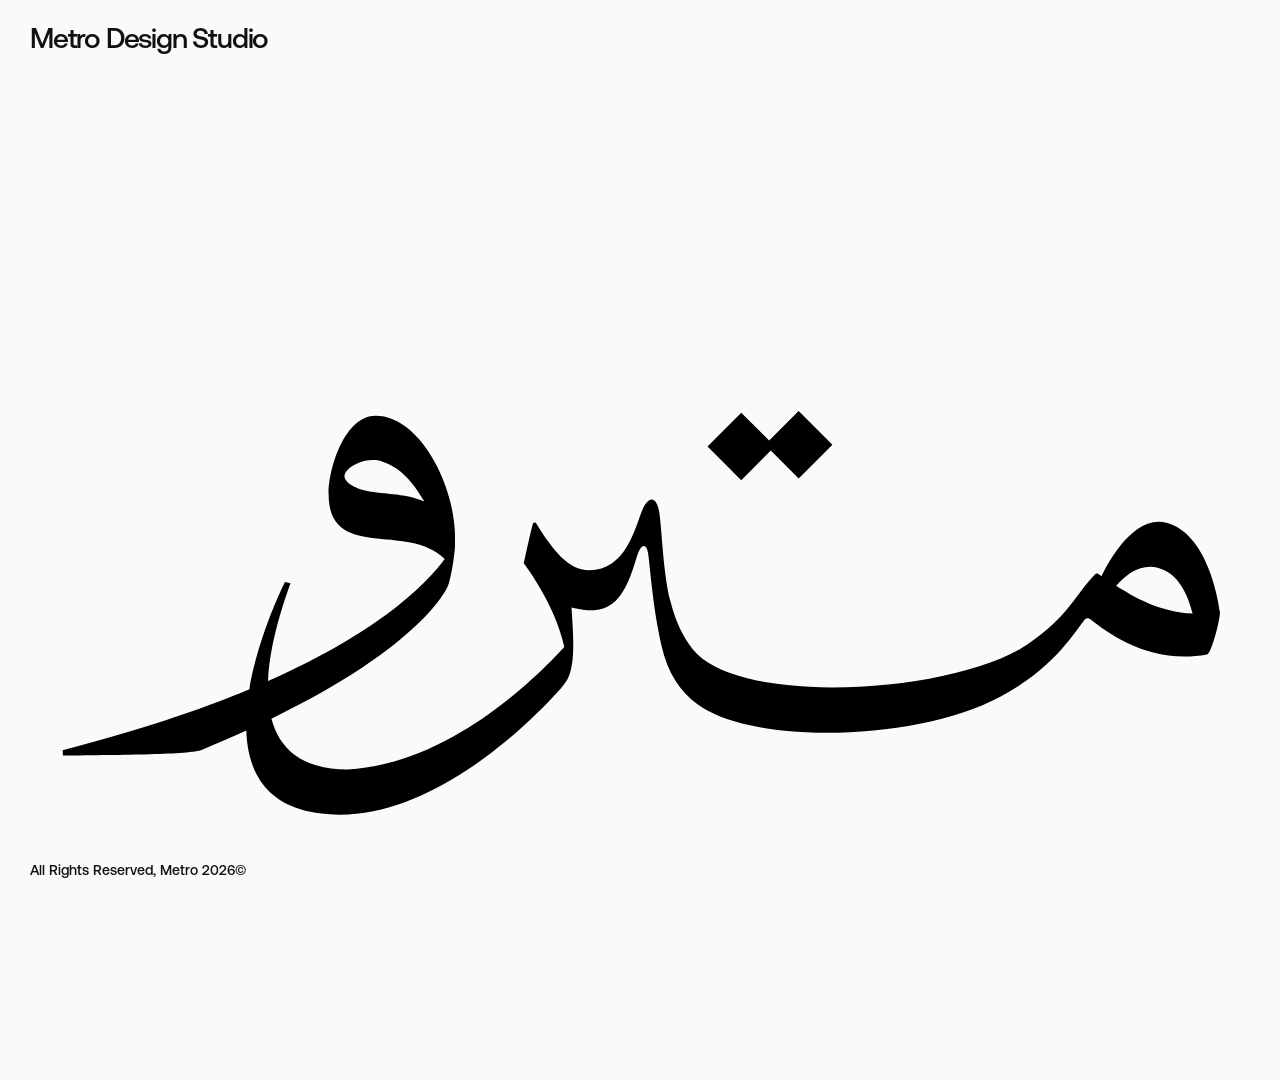
<file: index.html>
<!doctype html><html lang="en"><head><meta charset="utf-8"><meta name="viewport" content="width=device-width,initial-scale=1"><title>Metro Design Studio | Brand Strategy & Visual Identity</title><meta name="description" content="Metro is an independent branding studio creating brand strategies, Arabic and Latin visual identities, and brand experiences for businesses across Saudi Arabia, Egypt and the Gulf."><link rel="canonical" href="https://metrodesign.studio/"><meta property="og:type" content="website"><meta property="og:site_name" content="Metro Design Studio"><meta property="og:title" content="Metro Design Studio | Brand Strategy & Visual Identity"><meta property="og:description" content="Metro is an independent branding studio creating brand strategies, Arabic and Latin visual identities, and brand experiences for businesses across Saudi Arabia, Egypt and the Gulf."><meta property="og:url" content="https://metrodesign.studio/"><meta name="twitter:card" content="summary"><script type="application/ld+json">{"@context":"https://schema.org","@type":"Organization","name":"Metro Design Studio","url":"https://metrodesign.studio/","email":"hello@metrodesign.studio","description":"Metro is an independent branding studio creating brand strategies, Arabic and Latin visual identities, and brand experiences for businesses across Saudi Arabia, Egypt and the Gulf.","areaServed":[{"@type":"Country","name":"Saudi Arabia"},{"@type":"Country","name":"Egypt"},{"@type":"Place","name":"Gulf region"}]}</script><link rel="stylesheet" href="src/styles/main.css?v=metro-mobile-case-studies-20261103"></head><body><header><strong>Metro Design Studio</strong><nav id="metroHeaderLinks" aria-label="Metro contact and social links"></nav></header><canvas id="scene"></canvas><div id="preview" class="preview"><div id="art" class="preview-art"></div><div class="preview-label"><span id="pname"></span><span>VIEW PROJECT ↗</span></div></div><footer>All Rights Reserved, Metro 2026©</footer><section id="overlay" class="overlay"><button id="close">← Back to Metro</button><h1 id="detailName"></h1><p id="detailDescription">Selected work · Metro Design Studio</p><div class="hero" id="detailHero"></div></section><section id="contactOverlay" class="overlay contact-overlay"><button id="contactClose">← Back to Metro</button><div class="contact-content"><p class="contact-kicker">START A JOURNEY — CONTACT</p><h1>Your Brand’s<br>Next Stop<br>Starts Here.</h1><p class="contact-intro">Have a project in mind? Let's bring it to life.</p><div class="contact-links"><a href="mailto:hello@metrodesign.studio">hello@metrodesign.studio ↗</a><a href="tel:+966534163607">+966 53 416 3607 ↗</a><span>@metrodesign.studio</span><span>Based in Cairo, Egypt.</span></div></div></section><script src="admin/config.js"></script><script src="src/scripts/contact-links.js?v=20261027" defer></script><script src="src/scripts/main.js?v=metro-about-20261107" defer></script><script src="src/scripts/contact-page.js?v=20261107" defer></script></body></html>
</file>
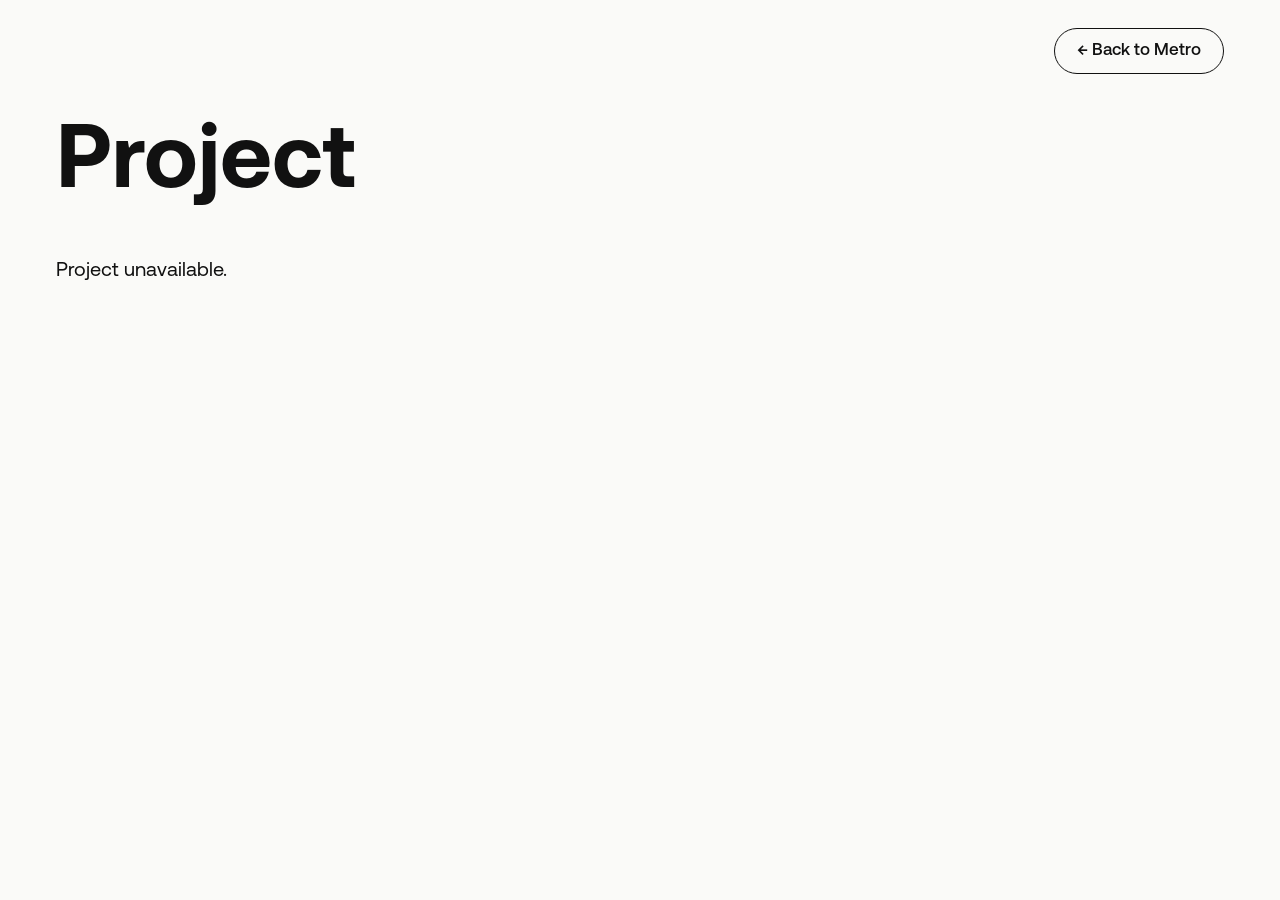
<file: projects/index.html>
<!doctype html>
<html lang="en"><head><meta charset="utf-8"><meta name="viewport" content="width=device-width,initial-scale=1">
<title>Project | Metro Design Studio</title><meta name="robots" content="index,follow">
<meta name="description" content="Brand identity and creative work by Metro Design Studio.">
<link rel="stylesheet" href="../src/styles/main.css?v=metro-project-route-1">
<style>
html,body{height:auto;min-height:100%;overflow:auto}body{background:#fafaf8;color:#111}main{padding:90px clamp(20px,4.4vw,80px) 100px;max-width:1900px;margin:auto}
.back{position:absolute;right:clamp(20px,4.4vw,80px);top:28px;border:1px solid #111;border-radius:99px;padding:12px 22px;color:#111;text-decoration:none;background:#fafaf8;font-size:17px}
h1{font-size:clamp(48px,7vw,112px);letter-spacing:normal;line-height:1.05;margin:28px 0 28px;font-weight:700}
.desc{font-size:clamp(16px,1.35vw,23px);line-height:1.55;max-width:650px;margin:0 0 48px;white-space:pre-line}
.hero{width:100%;overflow:hidden;border-radius:20px;background:transparent}.hero img,.hero video{width:100%;height:auto;display:block;object-fit:contain}
.blocks{display:grid;grid-template-columns:repeat(2,minmax(0,1fr));gap:20px;margin-top:20px}.block{min-width:0;overflow:hidden;border-radius:20px}.block.full{grid-column:1/-1}.block img,.block video{display:block;width:100%;height:auto}.block.text{font-size:clamp(17px,2vw,30px);line-height:1.45;white-space:pre-wrap;overflow:visible}.block.heading{font-size:clamp(25px,3.2vw,48px);font-weight:700;overflow:visible}
.more{margin-top:100px}.more h2{font-size:clamp(28px,3vw,50px);margin:0 0 30px}.more-grid{display:grid;grid-template-columns:repeat(2,minmax(0,1fr));gap:20px}.more-card{display:block;color:inherit;text-decoration:none}.more-card img,.more-card video{display:block;width:100%;height:auto;aspect-ratio:1.5;object-fit:contain;background:#eee;border-radius:20px}.more-card strong{display:block;font-size:25px;margin-top:14px}
#status{font-size:20px}
@media(max-width:700px){main{padding:130px 20px 70px}.back{top:24px;font-size:15px;padding:10px 17px}h1{margin-top:0}.hero,.block,.more-card img,.more-card video{border-radius:9px}.blocks,.more-grid{grid-template-columns:1fr;gap:12px}.block{grid-column:1/-1!important}.desc{margin-bottom:35px}.more{margin-top:70px}}
</style></head><body>
<a class="back" href="../">← Back to Metro</a>
<main><h1 id="name">Project</h1><p class="desc" id="description"></p><p id="status">Loading project…</p><div class="hero" id="hero"></div><div class="blocks" id="blocks"></div><section class="more" id="more" hidden><h2>Explore More Projects</h2><div class="more-grid" id="moreGrid"></div></section></main>
<script src="../admin/config.js"></script><script>
(async()=>{
const slug=new URLSearchParams(location.search).get('slug'),config=window.METRO_CONFIG||{},status=document.getElementById('status');
if(!slug||!config.url||!config.anonKey){status.textContent='Project unavailable.';return}
const safe=(v)=>String(v||'').trim();
const media=(url,type,alt)=>{const el=document.createElement(type==='video'?'video':'img');el.src=url;if(type==='video'){el.autoplay=true;el.muted=true;el.defaultMuted=true;el.playsInline=true;el.loop=true;el.controls=true;el.setAttribute('playsinline','');el.play().catch(()=>{})}else{el.alt=alt;el.loading='lazy'}return el};
try{
const res=await fetch(config.url+'/rest/v1/projects?select=id,name,slug,description,cover_url,cover_type,blocks,published&published=eq.true&slug=eq.'+encodeURIComponent(slug)+'&limit=1',{headers:{apikey:config.anonKey}});
if(!res.ok)throw new Error('Request failed');
const data=await res.json(),p=data[0];if(!p){status.textContent='This project is not published or does not exist.';return}
status.remove();document.getElementById('name').textContent=p.name;document.getElementById('description').textContent=p.description||'';
document.title=p.name+' | Metro Design Studio';
const desc=document.querySelector('meta[name=description]');desc.content=safe(p.description).slice(0,160)||p.name+' — Metro Design Studio';
const canonical=document.createElement('link');canonical.rel='canonical';canonical.href=location.origin+'/projects/?slug='+encodeURIComponent(p.slug);document.head.appendChild(canonical);
for(const [property,content] of Object.entries({'og:type':'article','og:title':document.title,'og:description':desc.content,'og:url':canonical.href,...(p.cover_type!=='video'&&p.cover_url?{'og:image':p.cover_url}:{})})){const m=document.createElement('meta');m.setAttribute('property',property);m.content=content;document.head.appendChild(m)}
const hero=document.getElementById('hero');if(p.cover_url)hero.appendChild(media(p.cover_url,p.cover_type,p.name+' cover'));
const blocks=document.getElementById('blocks');
for(const b of Array.isArray(p.blocks)?p.blocks:[]){const el=document.createElement('div');el.className='block '+(b.width==='half'?'half':'full')+' '+(b.type||'');if(b.type==='image'||b.type==='video'){if(b.content)el.appendChild(media(b.content,b.type,p.name))}else if(b.type==='gallery'){for(const url of safe(b.content).split(/\r?\n/).filter(Boolean))el.appendChild(media(url.trim(),'image',p.name))}else{el.textContent=b.content||''}blocks.appendChild(el)}
const moreRes=await fetch(config.url+'/rest/v1/projects?select=id,name,slug,cover_url,cover_type&published=eq.true&order=created_at.desc&limit=12',{headers:{apikey:config.anonKey}});
if(moreRes.ok){const other=(await moreRes.json()).filter(x=>x.id!==p.id).slice(0,2);if(other.length){document.getElementById('more').hidden=false;const grid=document.getElementById('moreGrid');for(const x of other){const a=document.createElement('a');a.className='more-card';a.href='../projects/?slug='+encodeURIComponent(x.slug);if(x.cover_url)a.appendChild(media(x.cover_url,x.cover_type,x.name));const label=document.createElement('strong');label.textContent=x.name;a.appendChild(label);grid.appendChild(a)}}}
}catch(e){console.error(e);status.textContent='Unable to load this project. Please try again later.'}
})();
</script></body></html>
</file>
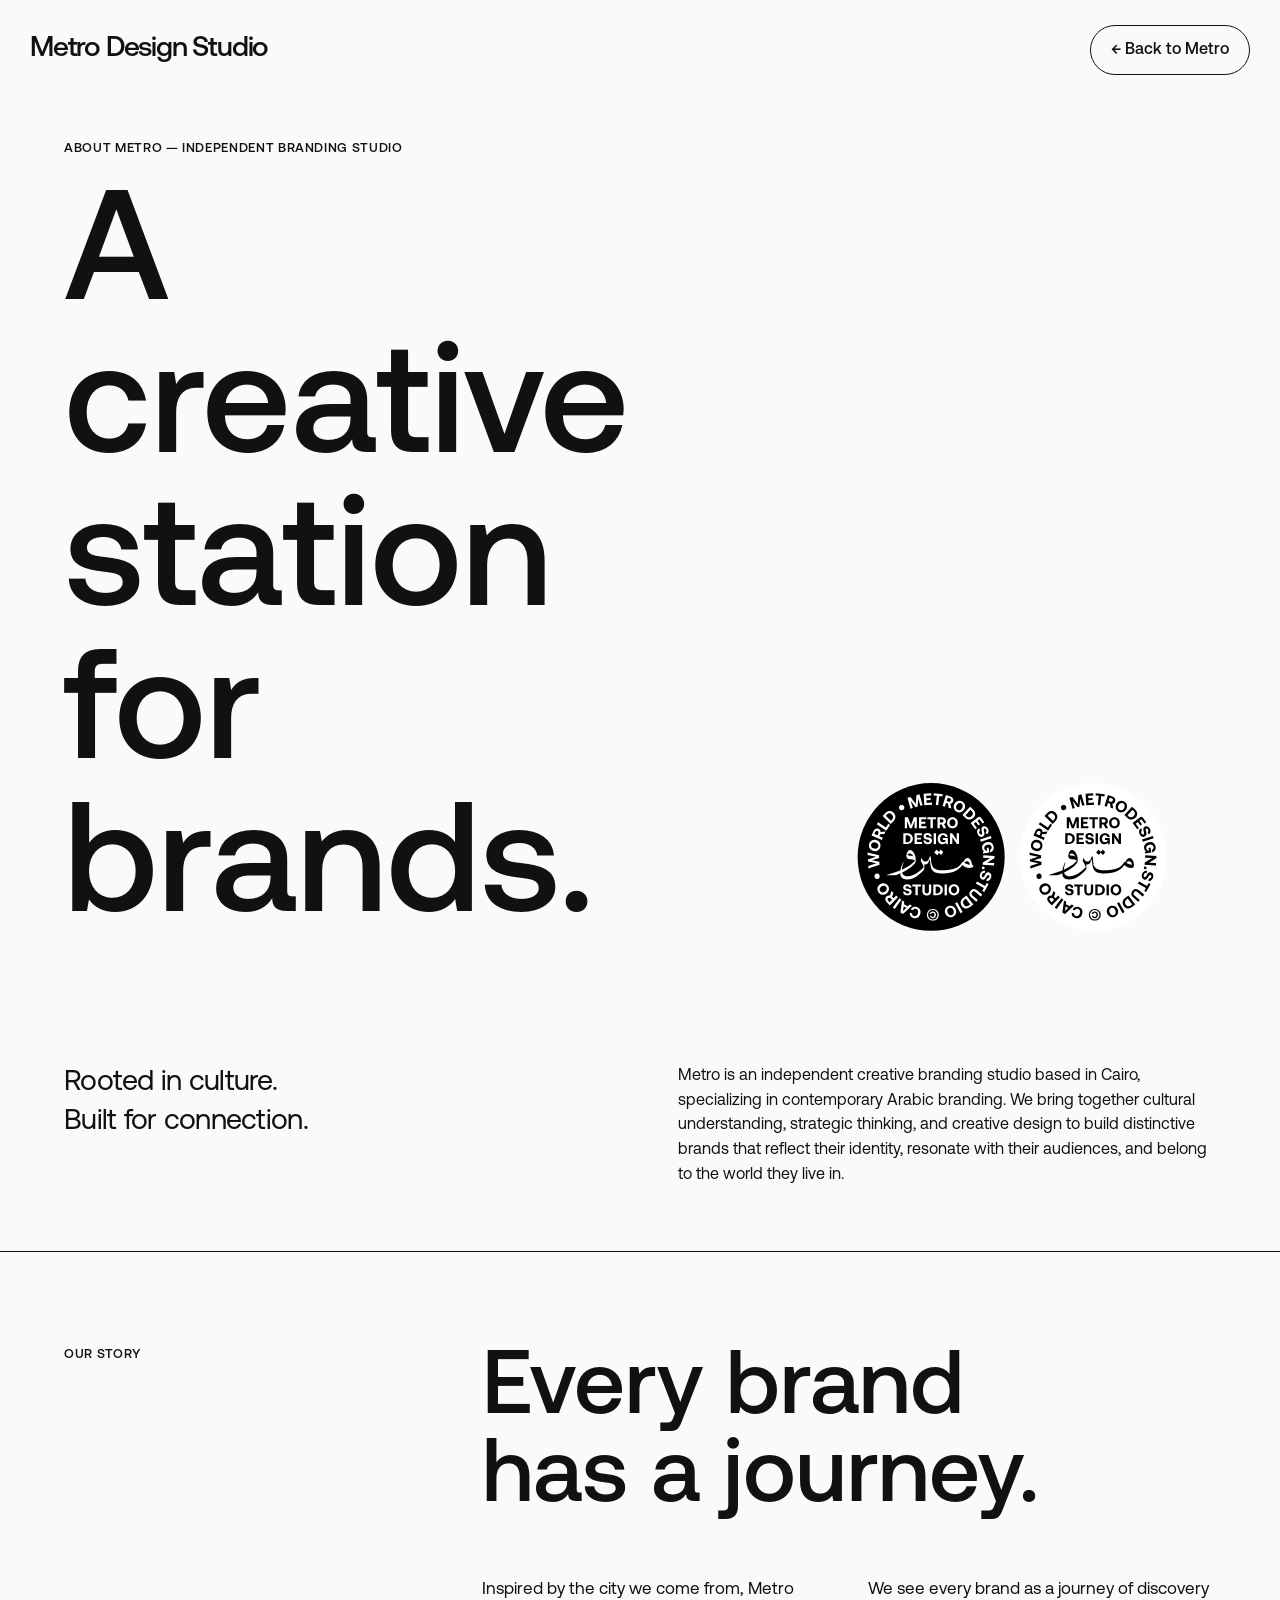
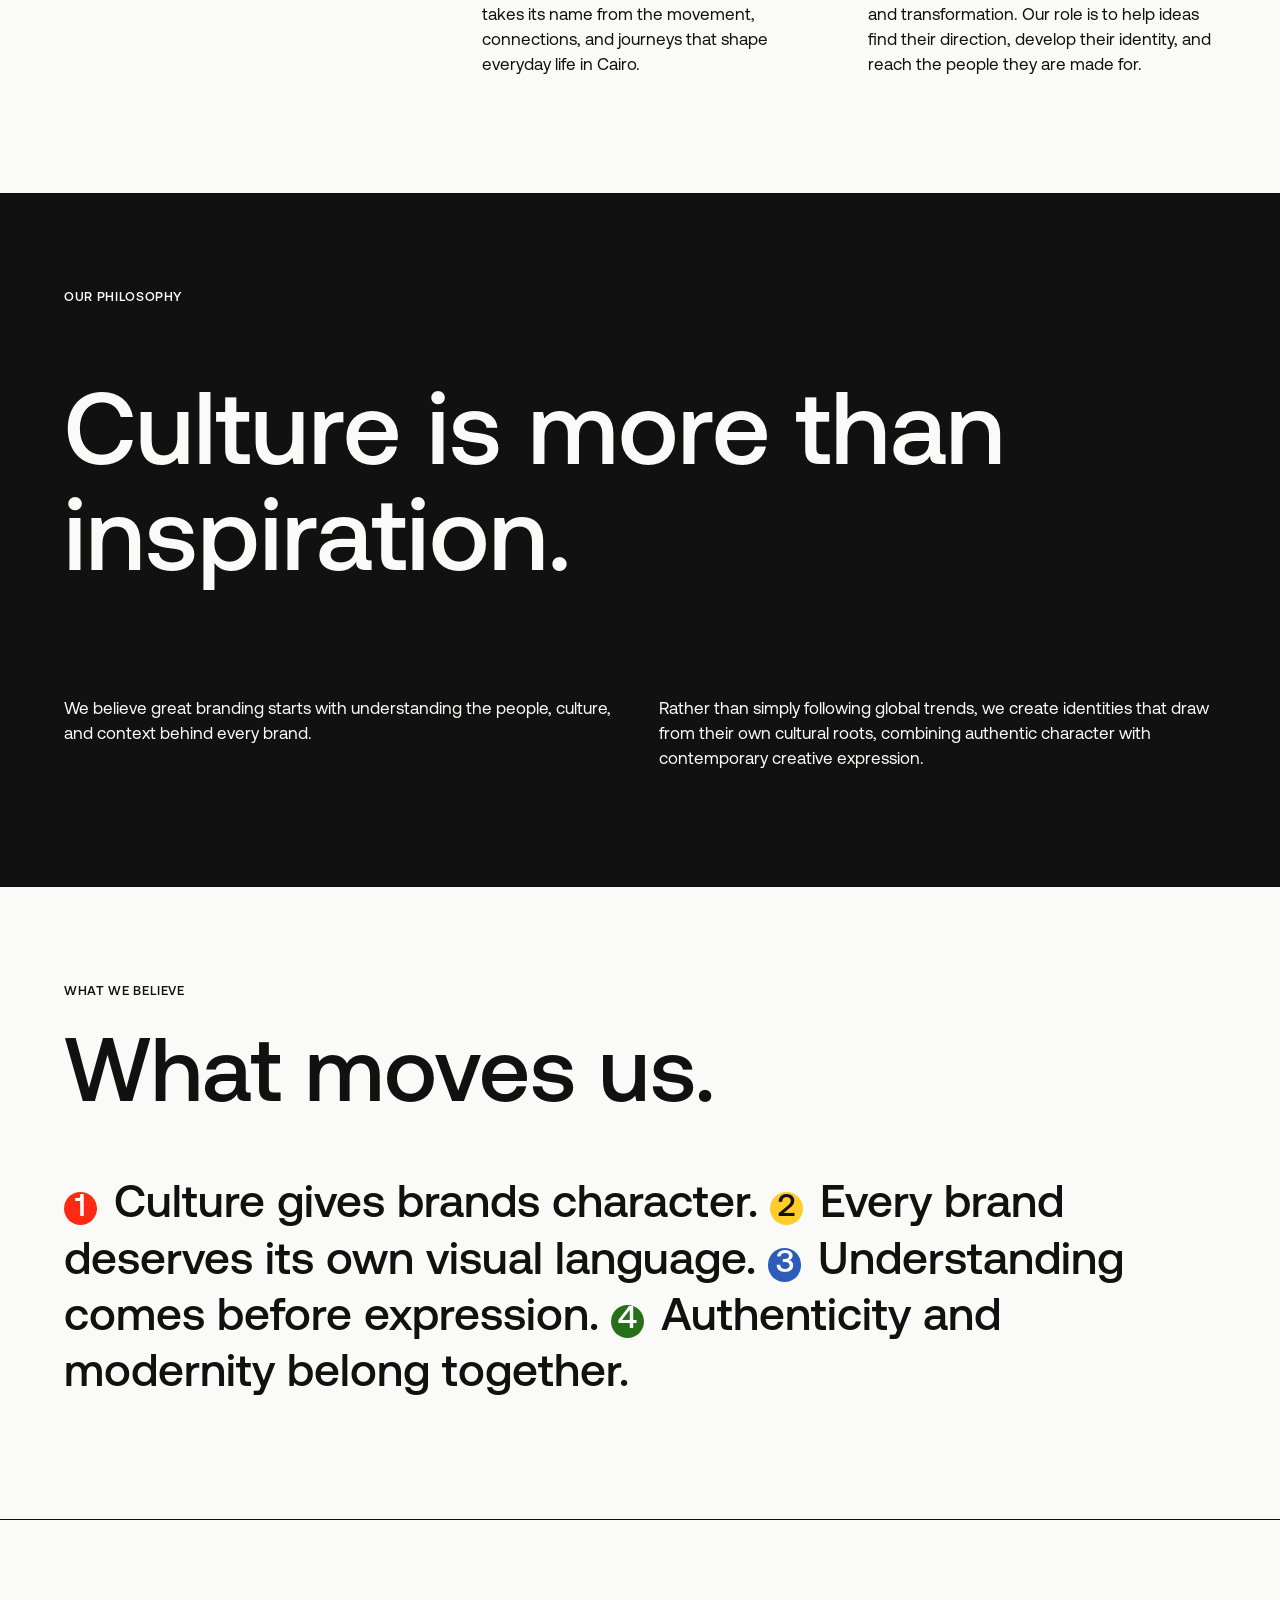
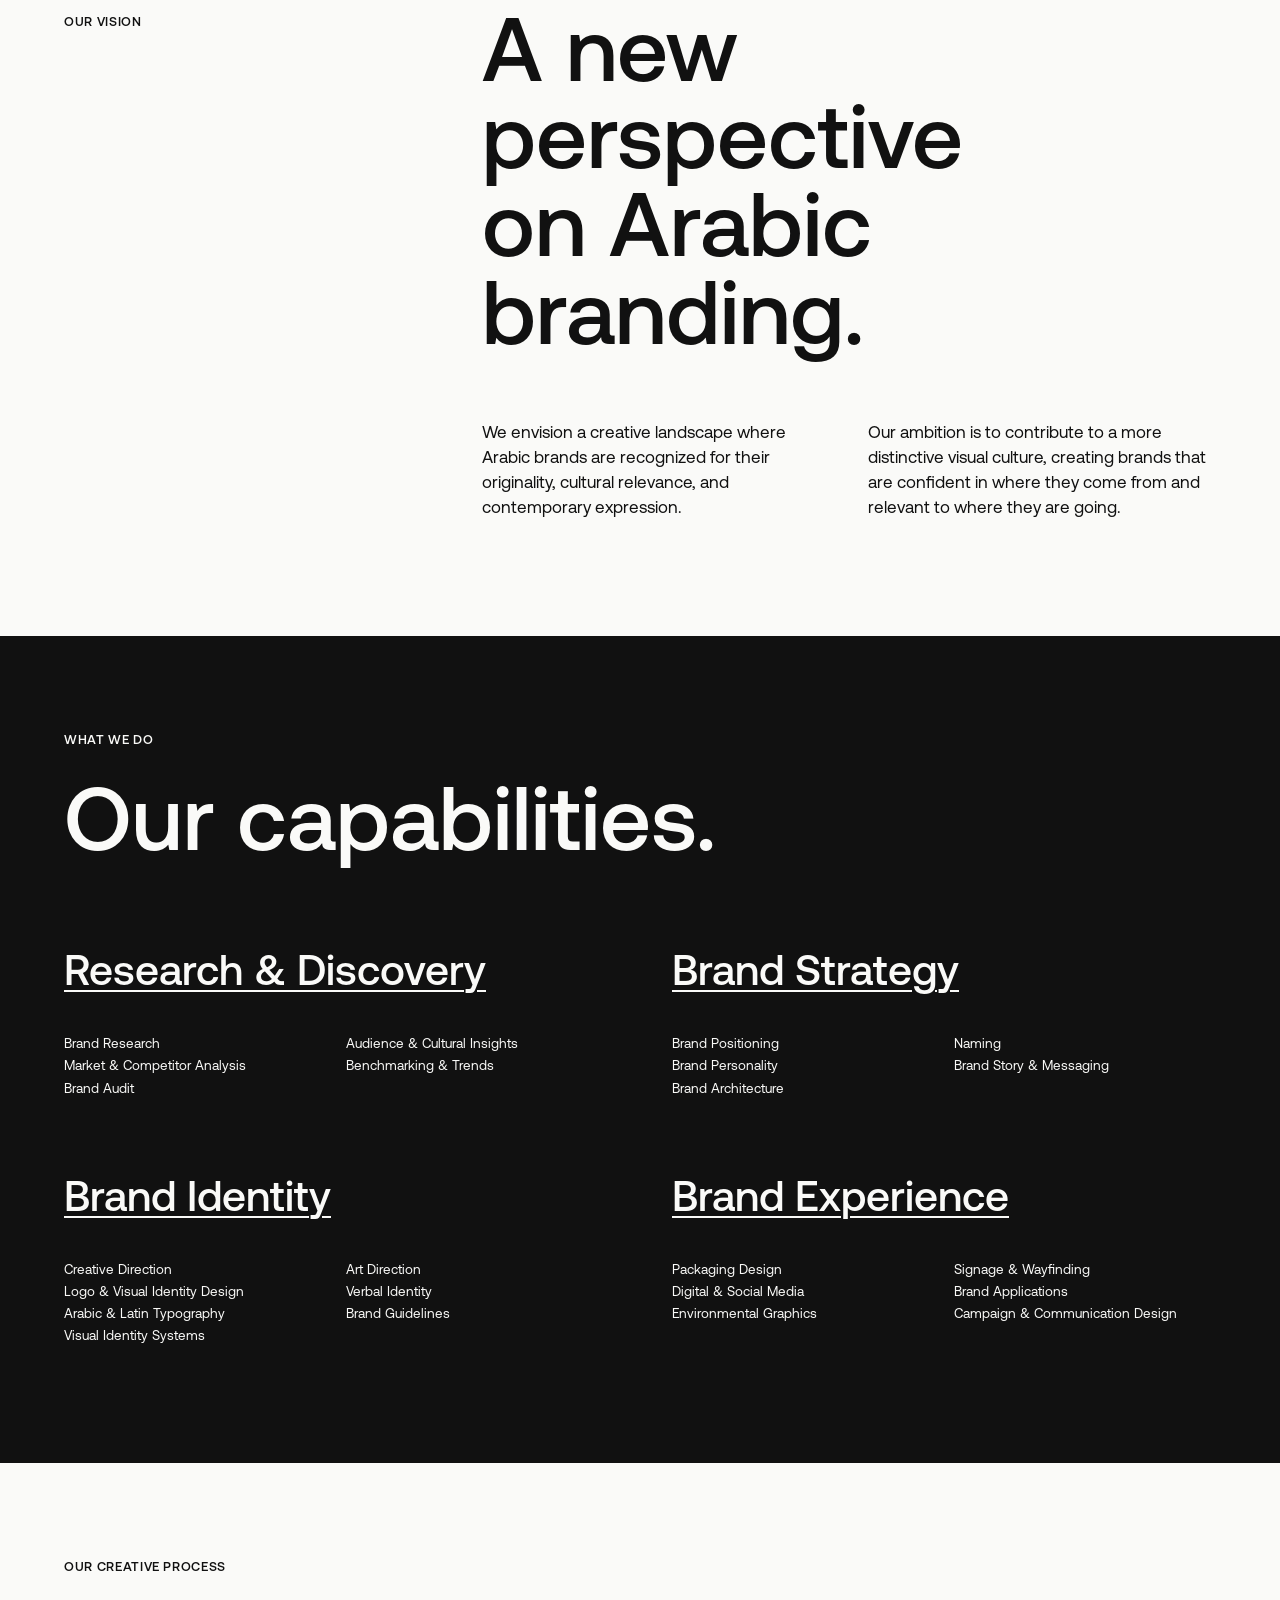
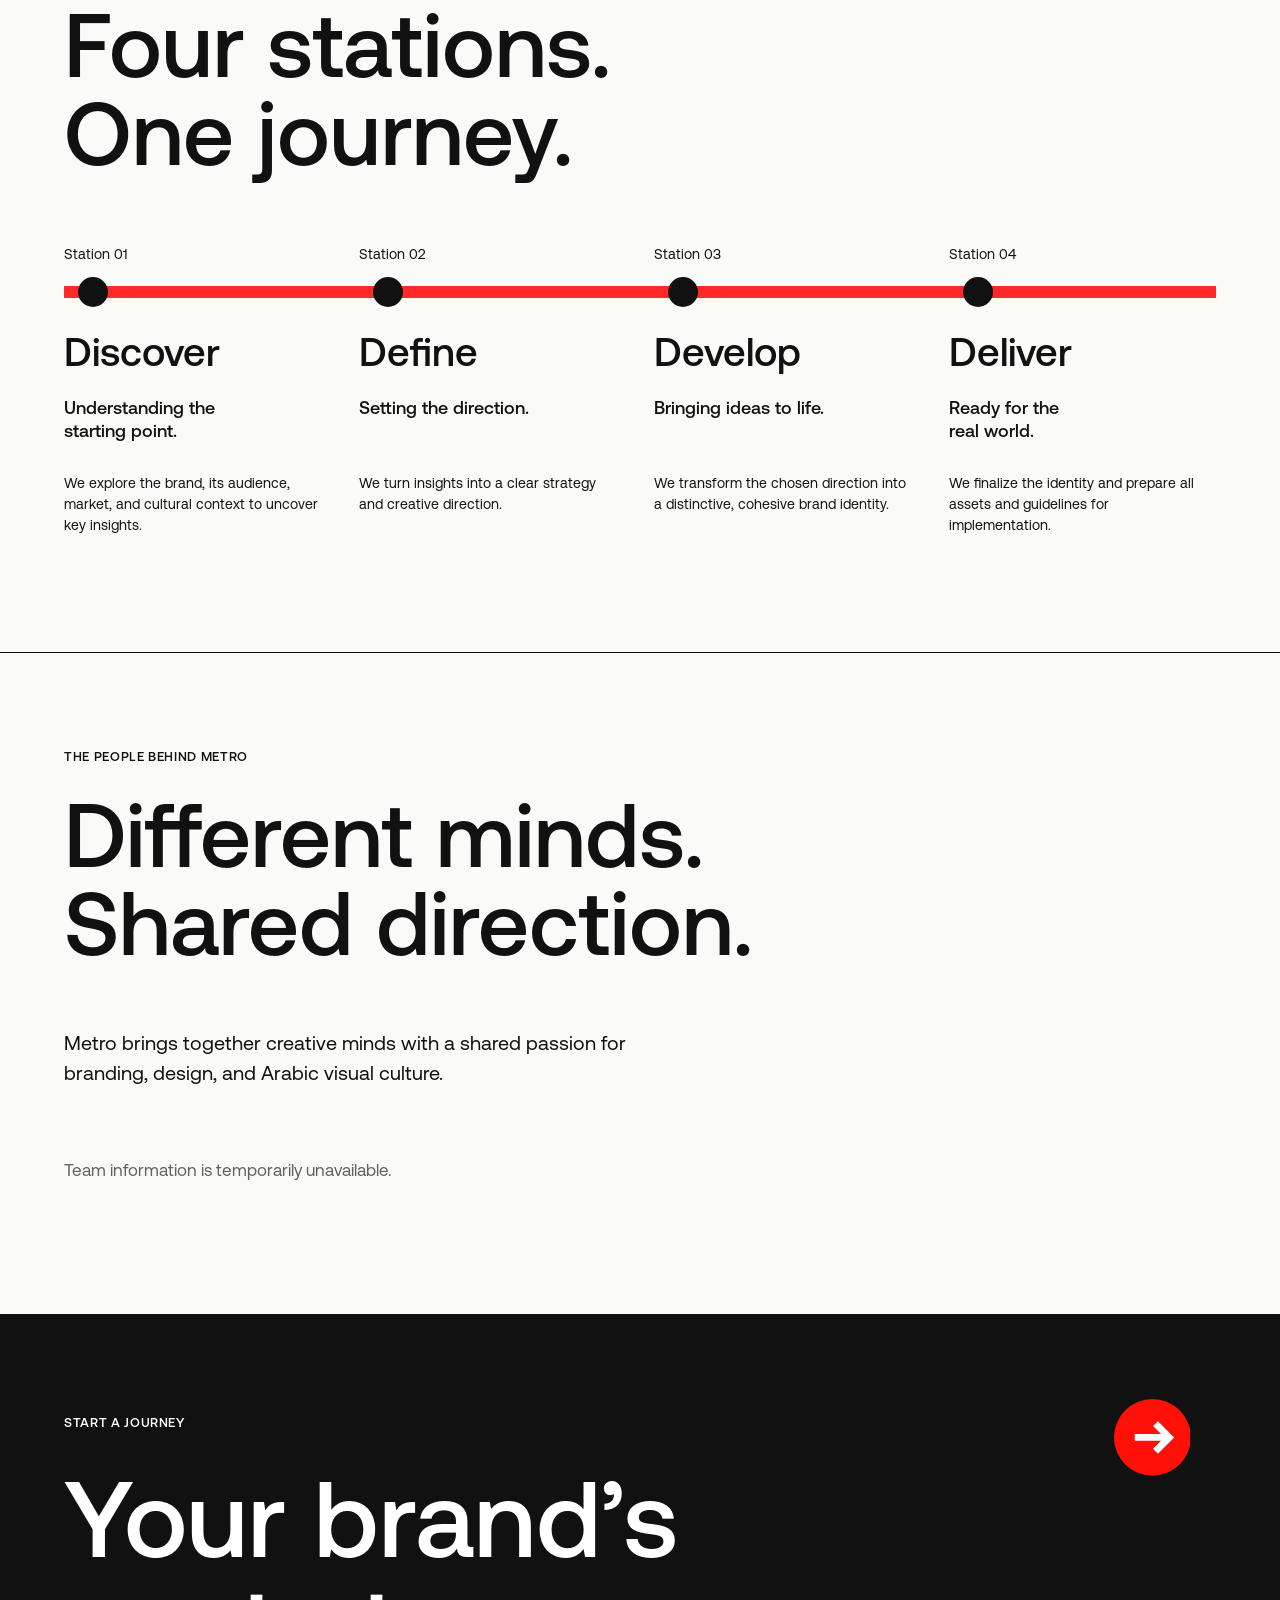
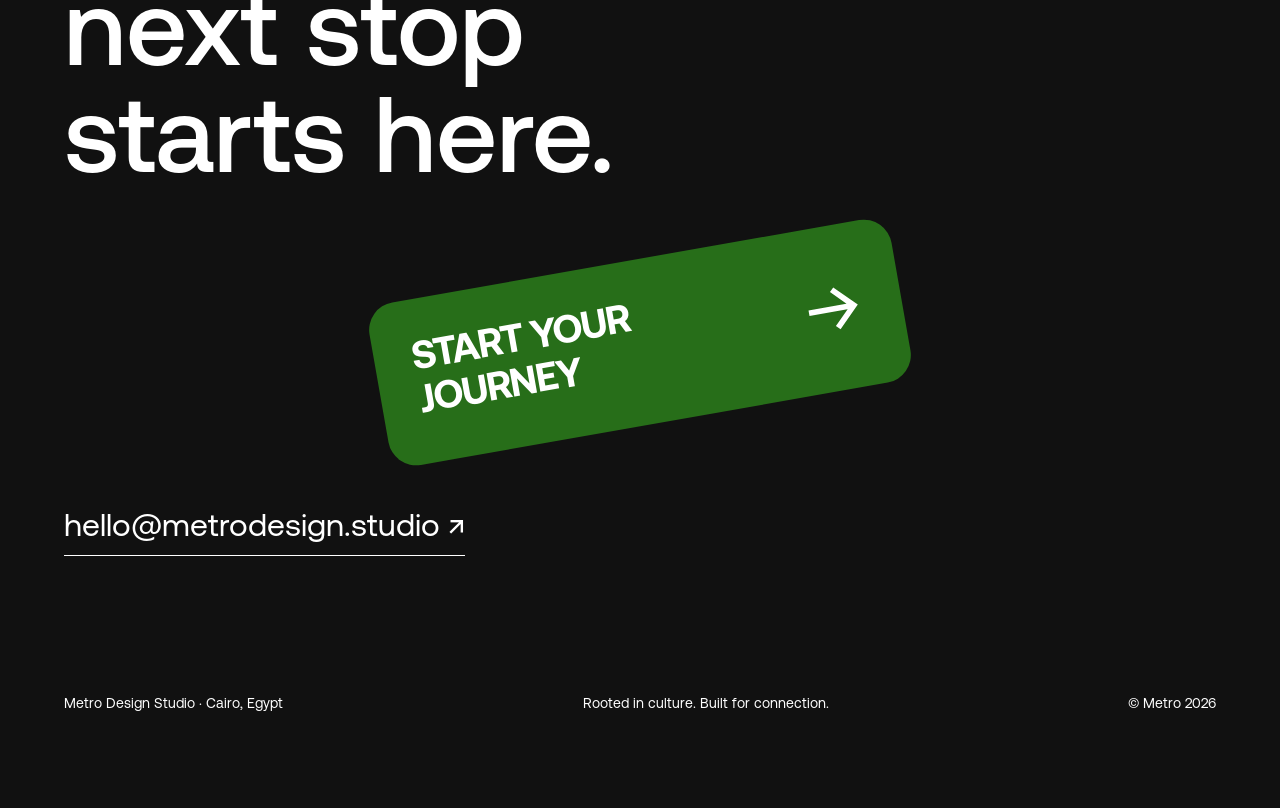
<file: about.html>
<!doctype html>
<html lang="en"><head><meta charset="utf-8"><meta name="viewport" content="width=device-width,initial-scale=1"><title>About Metro | Independent Branding Studio & Creative Team</title><meta name="description" content="Meet Metro, an independent branding studio combining Arabic visual culture and contemporary design. Explore our philosophy, creative team, branding services and process."><link rel="canonical" href="https://metrodesign.studio/about.html"><meta property="og:type" content="website"><meta property="og:site_name" content="Metro Design Studio"><meta property="og:title" content="About Metro | Independent Branding Studio & Creative Team"><meta property="og:description" content="Meet Metro, an independent branding studio combining Arabic visual culture and contemporary design. Explore our philosophy, creative team, branding services and process."><meta property="og:url" content="https://metrodesign.studio/about.html"><meta name="twitter:card" content="summary"><script type="application/ld+json">{"@context":"https://schema.org","@type":"AboutPage","name":"About Metro Design Studio","url":"https://metrodesign.studio/about.html","description":"Meet Metro, an independent branding studio combining Arabic visual culture and contemporary design. Explore our philosophy, creative team, branding services and process.","isPartOf":{"@type":"WebSite","name":"Metro Design Studio","url":"https://metrodesign.studio/"}}</script><style>
@font-face{font-family:Aeonik;src:url('Aeonik Pro Regular.ttf')}@font-face{font-family:Aeonik;src:url('Aeonik Pro Medium.ttf');font-weight:500}@font-face{font-family:Aeonik;src:url('Aeonik Pro Bold.ttf');font-weight:700}
:root{--ink:#111;--paper:#fafaf8;--line:#d7d7d2}*{box-sizing:border-box}html{scroll-behavior:smooth}body{margin:0;background:var(--paper);color:var(--ink);font-family:Aeonik,Arial,sans-serif}a{color:inherit}nav{padding:25px 30px;display:flex;justify-content:space-between;align-items:center;gap:20px}nav a{font-size:16px;text-decoration:none}nav .back{border:1px solid var(--ink);padding:12px 20px;border-radius:50px;white-space:nowrap}nav .wordmark{font-weight:500;font-size:28px;letter-spacing:-1.2px;line-height:1.2}.wrap{padding:0 5vw}.eyebrow{font-size:13px;letter-spacing:.05em;text-transform:uppercase;font-weight:500}.hero{min-height:75vh;display:flex;flex-direction:column;justify-content:space-between;padding-top:12vh;padding-bottom:7vh}.hero h1{font-size:clamp(60px,11.5vw,190px);letter-spacing:-.065em;line-height:.88;font-weight:700;margin:32px 0 72px;max-width:1250px}.hero-bottom{display:grid;grid-template-columns:1fr 1fr;gap:6vw;align-items:end}.lead{font-size:clamp(25px,3.1vw,52px);line-height:1.13;letter-spacing:-.025em;margin:0}.body{font-size:clamp(17px,1.55vw,24px);line-height:1.48;max-width:650px;margin:0}.rule{border-top:1px solid var(--ink)}.section{padding:95px 5vw 115px}.section-head{display:grid;grid-template-columns:1fr 2fr;gap:4vw;align-items:start}.section h2{font-size:clamp(44px,7vw,112px);letter-spacing:-.055em;line-height:.98;font-weight:500;margin:0 0 55px}.section .section-copy{display:grid;grid-template-columns:1fr 1fr;gap:3vw}.section-copy p{font-size:clamp(18px,1.7vw,27px);line-height:1.35;margin:0}.dark{background:#111;color:#fafaf8}.dark .rule{border-color:#555}.statement{font-size:clamp(45px,8vw,130px);line-height:1.03;letter-spacing:-.055em;font-weight:500;max-width:1400px;margin:80px 0 100px}.beliefs{display:grid;grid-template-columns:repeat(2,1fr);gap:0 6vw}.belief{border-top:1px solid #888;padding:22px 0 65px;display:grid;grid-template-columns:55px 1fr;gap:20px}.belief span{font-size:15px}.belief strong{font-size:clamp(25px,3vw,48px);font-weight:500;line-height:1.12;letter-spacing:-.025em}.cap-grid{display:grid;grid-template-columns:repeat(2,1fr);gap:52px 5vw}.cap{border-top:1px solid var(--ink);padding-top:22px}.cap h3{font-size:clamp(28px,3.3vw,54px);letter-spacing:-.035em;font-weight:500;margin:0 0 35px}.cap ul{list-style:none;margin:0;padding:0;columns:2;column-gap:20px}.cap li{font-size:clamp(15px,1.4vw,21px);line-height:1.6;break-inside:avoid}.stations{display:grid;grid-template-columns:repeat(4,minmax(0,1fr));gap:14px;margin-top:65px}.station{border:1px solid var(--ink);border-radius:16px;min-height:390px;padding:22px;display:flex;flex-direction:column;justify-content:space-between}.station .num{font-size:14px}.station h3{font-size:clamp(26px,2.7vw,46px);font-weight:500;letter-spacing:-.04em;margin:0 0 15px}.station p{font-size:17px;line-height:1.45;margin:0}.people{display:grid;grid-template-columns:repeat(2,1fr);gap:22px;margin-top:55px}.person{border-top:1px solid var(--ink);padding-top:22px;min-height:190px;display:flex;flex-direction:column;justify-content:space-between}.person h3{font-size:clamp(30px,4vw,64px);font-weight:500;letter-spacing:-.045em;margin:0}.person p{font-size:17px;line-height:1.4}.cta{padding:100px 5vw 70px;background:#111;color:white}.cta h2{font-size:clamp(56px,10vw,160px);letter-spacing:-.06em;line-height:.93;font-weight:500;margin:40px 0 75px}.cta a{font-size:clamp(20px,2.5vw,38px);text-decoration:none;border-bottom:1px solid currentColor;padding-bottom:8px}.bottom{display:flex;justify-content:space-between;gap:20px;flex-wrap:wrap;margin-top:140px;font-size:14px}.ticker{padding:22px 5vw;border-top:1px solid var(--ink);display:flex;justify-content:space-between;font-size:14px}
@media(max-width:800px){nav{padding:20px 20px}nav .wordmark{font-size:22px}nav .back{font-size:13px;padding:10px 13px}.hero{min-height:65vh;padding-top:12vh}.hero h1{font-size:clamp(58px,14vw,110px);margin-bottom:65px}.hero-bottom,.section-head,.section .section-copy,.beliefs,.cap-grid,.people{grid-template-columns:1fr}.hero-bottom{gap:30px}.section{padding:70px 5vw 85px}.section-head{gap:35px}.section h2{margin-bottom:10px}.section .section-copy{gap:24px}.belief{padding-bottom:35px}.cap-grid{gap:40px}.cap ul{columns:1}.stations{grid-template-columns:1fr 1fr}.station{min-height:300px}.statement{margin:60px 0}.cta{padding-top:80px}.bottom{margin-top:100px}}
@media(max-width:480px){.stations{grid-template-columns:1fr}.station{min-height:240px}.hero h1{font-size:14vw}.person{min-height:145px}.ticker{gap:15px;flex-wrap:wrap}}

/* Metro portfolio visual language — signage, route diagram and colored station markers */
.metro-beliefs{display:block!important;margin-top:32px}.metro-beliefs p{font-size:clamp(33px,5.9vw,100px);line-height:1.12;letter-spacing:-.052em;font-weight:500;margin:0}.belief-dot{display:inline-grid;vertical-align:.09em;place-items:center;width:.88em;height:.88em;border-radius:50%;font-size:.72em;line-height:1;color:white;letter-spacing:0;margin-right:.13em}.belief-dot.red{background:#ff2a15}.belief-dot.yellow{background:#ffcc29;color:#111}.belief-dot.blue{background:#2d5db8}.belief-dot.green{background:#286f19}
.metro-route{position:relative;margin:50px -1vw 0;min-height:520px}.route-line{position:absolute;inset:0;width:100%;height:350px;overflow:visible}.route-stages{position:relative;display:grid;grid-template-columns:repeat(4,minmax(0,1fr));gap:22px;padding-top:130px}.route-stage{min-width:0}.route-stage.stage-three,.route-stage.stage-four{padding-top:160px}.route-stage h3{font-size:clamp(32px,4vw,68px);font-weight:500;letter-spacing:-.05em;margin:0 0 20px}.route-stage h4{font-size:clamp(17px,1.8vw,26px);font-weight:500;line-height:1.25;min-height:62px;margin:0 0 25px}.route-stage p{font-size:clamp(14px,1.15vw,19px);line-height:1.45;max-width:240px;margin:0}.station-label{position:absolute;top:0;font-size:clamp(15px,1.4vw,21px);transform:rotate(-52deg);transform-origin:bottom left}.stage-one .station-label,.stage-two .station-label{top:64px}.stage-three .station-label,.stage-four .station-label{top:224px}
.cta{position:relative;overflow:hidden}.metro-arrow{position:absolute;right:8%;top:65px;width:clamp(90px,12vw,185px)}.metro-arrow svg{display:block;width:100%}.journey-sign{display:flex!important;align-items:center;justify-content:space-between;gap:50px;width:min(700px,75%);padding:35px 42px!important;border:0!important;border-radius:35px;background:#276e19;color:white;text-decoration:none!important;transform:rotate(-20deg);margin:20px 0 85px 10%;font-size:clamp(26px,4vw,65px)!important;line-height:1.02;font-weight:700;letter-spacing:-.04em;transition:transform .3s ease}.journey-sign:hover{transform:rotate(-14deg) scale(1.02)}.journey-sign svg{width:clamp(45px,7vw,105px);flex-shrink:0}.cta>a:not(.journey-sign){display:inline-block}
@media(max-width:800px){.metro-beliefs p{font-size:clamp(34px,7vw,62px)}.metro-route{min-height:0;margin:50px 0 0}.route-line{display:none}.route-stages{grid-template-columns:1fr 1fr;gap:55px 25px;padding:0}.route-stage,.route-stage.stage-three,.route-stage.stage-four{padding:35px 0 0;border-top:12px solid #ff2828;position:relative}.route-stage:before{content:"";position:absolute;width:24px;height:24px;background:#000;border-radius:50%;top:-18px;left:0}.route-stage h3{font-size:clamp(28px,5vw,45px)}.route-stage h4{min-height:0;margin-bottom:14px}.station-label,.stage-one .station-label,.stage-two .station-label,.stage-three .station-label,.stage-four .station-label{position:static;display:block;transform:none;margin:0 0 12px;font-size:14px}.journey-sign{width:80%;padding:24px!important;margin:55px 0 90px 6%;border-radius:22px;gap:20px}.metro-arrow{right:5%;top:85px;width:75px}}
@media(max-width:480px){.route-stages{grid-template-columns:1fr;gap:35px}.route-stage h3{font-size:39px}.route-stage p{max-width:none}.metro-arrow{top:100px}.journey-sign{transform:rotate(-12deg);width:88%;margin-left:4%;font-size:30px!important}.journey-sign:hover{transform:rotate(-9deg)}}

/* Layout corrections — 2026-11-07: stable responsive station map and signage */
html,body{max-width:100%;overflow-x:clip}
.metro-beliefs{max-width:1450px;margin:36px auto 0!important}
.metro-beliefs p{font-size:clamp(27px,3.55vw,64px)!important;line-height:1.24!important;letter-spacing:-.035em!important;font-weight:500!important}
.belief-dot{font-size:.7em!important;width:1.05em!important;height:1.05em!important;vertical-align:.045em!important;margin-right:.14em!important}
.metro-route{margin:60px 0 0!important;min-height:0!important;position:relative}
.metro-route .route-line{display:none!important}
.metro-route .route-stages{padding:0!important;display:grid!important;grid-template-columns:repeat(4,minmax(0,1fr))!important;gap:clamp(15px,2.2vw,36px)!important;position:relative}
.metro-route .route-stage,.metro-route .route-stage.stage-three,.metro-route .route-stage.stage-four{position:relative;padding:88px 0 0!important;min-width:0;border:0!important}
.metro-route .route-stage:before{content:"";position:absolute;left:0;right:calc(-1 * clamp(15px,2.2vw,36px));top:39px;width:auto;height:12px;border-radius:0;background:#ff2929!important}
.metro-route .route-stage:last-child:before{right:0}
.metro-route .route-stage:after{content:"";position:absolute;left:14px;top:30px;width:30px;height:30px;background:#111;border-radius:50%}
.metro-route .station-label,.metro-route .stage-one .station-label,.metro-route .stage-two .station-label,.metro-route .stage-three .station-label,.metro-route .stage-four .station-label{position:absolute!important;top:0!important;left:0!important;transform:none!important;display:block;font-size:clamp(13px,1.1vw,17px)!important;white-space:nowrap}
.metro-route .route-stage h3{font-size:clamp(29px,3.1vw,52px)!important;line-height:1.08;margin:0 0 20px!important}
.metro-route .route-stage h4{font-size:clamp(16px,1.4vw,22px)!important;line-height:1.3;min-height:58px;margin:0 0 18px!important}
.metro-route .route-stage p{font-size:clamp(14px,1.05vw,17px)!important;line-height:1.5;max-width:260px}
.cta{overflow:hidden;padding-bottom:95px!important}
.cta h2{font-size:clamp(55px,8.4vw,132px)!important;line-height:1!important;letter-spacing:-.045em!important;max-width:900px;margin:45px 0 60px!important}
.metro-arrow{top:80px!important;right:7%!important;width:clamp(70px,10vw,145px)!important}
.journey-sign{transform:rotate(-10deg)!important;transform-origin:center!important;position:relative;display:flex!important;width:min(530px,65%)!important;min-height:165px;max-width:100%;margin:35px auto 85px!important;padding:30px 38px!important;border-radius:28px!important;font-size:clamp(24px,3.1vw,46px)!important;line-height:1.1!important}
.journey-sign:hover{transform:rotate(-7deg) scale(1.02)!important}
.journey-sign svg{width:clamp(40px,5vw,75px)!important}
@media(max-width:800px){
 .metro-beliefs p{font-size:clamp(29px,5.7vw,47px)!important;line-height:1.26!important}
 .metro-route .route-stages{grid-template-columns:repeat(2,minmax(0,1fr))!important;gap:45px 22px!important}
 .metro-route .route-stage,.metro-route .route-stage.stage-three,.metro-route .route-stage.stage-four{padding-top:75px!important}
 .metro-route .route-stage:before{top:34px;height:9px;right:-22px}
 .metro-route .route-stage:nth-child(2):before,.metro-route .route-stage:last-child:before{right:0}
 .metro-route .route-stage:after{top:25px;left:10px;width:27px;height:27px}
 .metro-route .route-stage h4{min-height:0}
 .cta h2{font-size:clamp(47px,9vw,78px)!important;max-width:85%}
 .journey-sign{width:min(480px,78%)!important;min-height:130px;margin:45px auto 80px!important;padding:24px 28px!important;font-size:clamp(23px,4vw,34px)!important}
 .metro-arrow{width:70px!important;top:70px!important}
}
@media(max-width:480px){
 .metro-beliefs p{font-size:clamp(28px,7.3vw,37px)!important}
 .metro-route .route-stages{grid-template-columns:1fr!important;gap:28px!important}
 .metro-route .route-stage:before{right:0!important}
 .metro-route .route-stage h3{font-size:36px!important}
 .metro-route .route-stage h4{font-size:18px!important}
 .metro-route .route-stage p{max-width:100%}
 .cta h2{font-size:clamp(43px,11vw,62px)!important;max-width:100%;margin-bottom:35px!important}
 .metro-arrow{position:relative!important;top:auto!important;right:auto!important;width:64px!important;margin:25px 0 0 auto}
 .journey-sign{width:85%!important;min-height:120px;margin:50px auto 70px!important;transform:rotate(-7deg)!important;padding:20px 24px!important;border-radius:20px!important;font-size:clamp(23px,6vw,31px)!important}
 .journey-sign:hover{transform:rotate(-5deg)!important}
}

/* Smaller service-list typography under capability headings */
.cap li{font-size:clamp(13px,1.05vw,17px);line-height:1.65}
@media(max-width:800px){.cap li{font-size:14px;line-height:1.6}}

.people .team-status{font-size:17px;opacity:.65}.person h3{overflow-wrap:anywhere}

/* Metro coins — supplied original vector, balanced with hero title */
.hero-art-layout{display:grid;grid-template-columns:minmax(0,1.45fr) minmax(0,1fr);align-items:center;column-gap:clamp(20px,3vw,65px);margin:28px 0 45px}
.hero-art-layout h1{font-size:clamp(68px,8.5vw,150px);font-weight:500;max-width:none;margin:0;line-height:.98;letter-spacing:normal}
.hero-coins{display:block;width:100%;height:auto;max-height:440px;object-fit:contain;object-position:center}
@media(max-width:800px){
.hero-art-layout{grid-template-columns:1fr;gap:22px;margin:26px 0 40px}
.hero-art-layout h1{font-size:clamp(60px,10.5vw,100px)}
.hero-coins{width:min(78%,520px);max-height:280px;justify-self:end}
}
@media(max-width:480px){
.hero-art-layout h1{font-size:clamp(53px,11.6vw,74px)}
.hero-coins{width:85%;max-height:215px}
}

/* Natural heading tracking and smaller CTA arrow */
.hero h1,.hero-art-layout h1,.section h2,.statement,.belief strong,.metro-beliefs p,.cap h3,.route-stage h3,.metro-route .route-stage h3,.person h3,.station h3,.cta h2{letter-spacing:normal!important}
.metro-arrow{width:clamp(54px,6vw,88px)!important;top:85px!important;right:7%!important}
@media(max-width:800px){.metro-arrow{width:56px!important;top:70px!important}}
@media(max-width:480px){.metro-arrow{width:48px!important;top:auto!important;right:auto!important}}

/* Underline each capability category heading */
.cap h3{text-decoration:underline;text-decoration-thickness:1.5px;text-underline-offset:.12em;text-decoration-skip-ink:auto}

/* Refined About body typography and reduced Metro coins — 2026-11-07 */
.hero-bottom .lead{font-size:clamp(22px,2.25vw,36px)!important;line-height:1.35!important}
.hero-bottom .body{font-size:clamp(16px,1.25vw,20px)!important;line-height:1.55!important}
.section-copy p{font-size:clamp(17px,1.32vw,21px)!important;line-height:1.48!important}
.beliefs .belief strong{font-size:clamp(19px,1.75vw,29px)!important;line-height:1.42!important}
.hero-art-layout{grid-template-columns:minmax(0,1.65fr) minmax(0,.8fr)!important}
.hero-art-layout .hero-coins{width:76%!important;max-height:320px!important;justify-self:center}
@media(max-width:800px){.hero-art-layout{grid-template-columns:1fr!important}.hero-art-layout .hero-coins{width:min(58%,360px)!important;max-height:230px!important;justify-self:end}}
@media(max-width:480px){.hero-art-layout .hero-coins{width:57%!important;max-height:175px!important}}

/* About refinements: aligned intro and slightly larger hero artwork */
.hero-bottom{align-items:start!important}
.hero-bottom .body{margin-top:0!important;align-self:start!important}
.hero-art-layout h1{font-size:clamp(74px,12.2vw,174px)!important;line-height:.98!important}
.hero-art-layout{grid-template-columns:minmax(0,1.55fr) minmax(0,.9fr)!important}
.hero-art-layout .hero-coins{width:88%!important;max-height:390px!important}
@media(max-width:800px){.hero-art-layout{grid-template-columns:1fr!important}.hero-art-layout h1{font-size:clamp(65px,12vw,115px)!important}.hero-art-layout .hero-coins{width:min(68%,420px)!important;max-height:275px!important}}
@media(max-width:480px){.hero-art-layout h1{font-size:clamp(58px,12vw,83px)!important}.hero-art-layout .hero-coins{width:66%!important;max-height:205px!important}}

/* Align the Metro coin artwork to the headline baseline and open up the next section */
.hero-art-layout{align-items:end!important;margin-bottom:clamp(90px,9vw,155px)!important}
.hero-art-layout .hero-coins{align-self:end!important;object-position:center bottom!important}
@media(max-width:800px){.hero-art-layout{align-items:start!important;row-gap:24px!important;margin-bottom:clamp(65px,9vw,95px)!important}.hero-art-layout .hero-coins{align-self:end!important}}

/* Pull About content closer to the site header */
.hero{padding-top:clamp(30px,4.5vh,65px)!important}
@media(max-width:800px){.hero{padding-top:clamp(24px,4vh,44px)!important}}

/* Shared Back to Metro button dimensions across pages */
nav a.back{display:inline-flex;align-items:center;justify-content:center;box-sizing:border-box;min-height:50px;padding:12px 20px;font-family:Aeonik,Arial,sans-serif;font-size:16px;font-weight:500;line-height:24px;letter-spacing:normal;white-space:nowrap;border:1px solid #111;border-radius:999px;color:#111;text-decoration:none;flex-shrink:0}
</style></head><body>
<nav><a class="wordmark" href="./">Metro Design Studio</a><a class="back" href="./">← Back to Metro</a></nav>
<main><section class="hero wrap"><div><div class="eyebrow">About Metro — Independent Branding Studio</div><div class="hero-art-layout"><h1>A creative<br>station for<br>brands.</h1><img class="hero-coins" src="assets/metro-coins.svg" alt="Metro coin illustrations" loading="eager" decoding="async"></div></div><div class="hero-bottom"><p class="lead">Rooted in culture.<br>Built for connection.</p><p class="body">Metro is an independent creative branding studio based in Cairo, specializing in contemporary Arabic branding. We bring together cultural understanding, strategic thinking, and creative design to build distinctive brands that reflect their identity, resonate with their audiences, and belong to the world they live in.</p></div></section>
<section class="section rule"><div class="section-head"><span class="eyebrow">Our Story</span><div><h2>Every brand<br>has a journey.</h2><div class="section-copy"><p>Inspired by the city we come from, Metro takes its name from the movement, connections, and journeys that shape everyday life in Cairo.</p><p>We see every brand as a journey of discovery and transformation. Our role is to help ideas find their direction, develop their identity, and reach the people they are made for.</p></div></div></div></section>
<section class="section dark"><span class="eyebrow">Our Philosophy</span><p class="statement">Culture is more than inspiration.</p><div class="section-copy"><p class="body">We believe great branding starts with understanding the people, culture, and context behind every brand.</p><p class="body">Rather than simply following global trends, we create identities that draw from their own cultural roots, combining authentic character with contemporary creative expression.</p></div></section>
<section class="section"><span class="eyebrow">What We Believe</span><h2 style="margin-top:35px">What moves us.</h2><div class="beliefs metro-beliefs"><p><span class="belief-dot red">1</span> Culture gives brands character. <span class="belief-dot yellow">2</span> Every brand deserves its own visual language. <span class="belief-dot blue">3</span> Understanding comes before expression. <span class="belief-dot green">4</span> Authenticity and modernity belong together.</p></div></section>
<section class="section rule"><div class="section-head"><span class="eyebrow">Our Vision</span><div><h2>A new perspective<br>on Arabic branding.</h2><div class="section-copy"><p>We envision a creative landscape where Arabic brands are recognized for their originality, cultural relevance, and contemporary expression.</p><p>Our ambition is to contribute to a more distinctive visual culture, creating brands that are confident in where they come from and relevant to where they are going.</p></div></div></div></section>
<section class="section dark"><span class="eyebrow">What We Do</span><h2 style="margin-top:35px">Our capabilities.</h2><div class="cap-grid"><div class="cap"><h3>Research & Discovery</h3><ul><li>Brand Research</li><li>Market & Competitor Analysis</li><li>Brand Audit</li><li>Audience & Cultural Insights</li><li>Benchmarking & Trends</li></ul></div><div class="cap"><h3>Brand Strategy</h3><ul><li>Brand Positioning</li><li>Brand Personality</li><li>Brand Architecture</li><li>Naming</li><li>Brand Story & Messaging</li></ul></div><div class="cap"><h3>Brand Identity</h3><ul><li>Creative Direction</li><li>Logo & Visual Identity Design</li><li>Arabic & Latin Typography</li><li>Visual Identity Systems</li><li>Art Direction</li><li>Verbal Identity</li><li>Brand Guidelines</li></ul></div><div class="cap"><h3>Brand Experience</h3><ul><li>Packaging Design</li><li>Digital & Social Media</li><li>Environmental Graphics</li><li>Signage & Wayfinding</li><li>Brand Applications</li><li>Campaign & Communication Design</li></ul></div></div></section>
<section class="section"><span class="eyebrow">Our Creative Process</span><h2 style="margin-top:35px">Four stations.<br>One journey.</h2><div class="metro-route" aria-label="Metro four-stage branding process"><svg class="route-line" viewBox="0 0 1200 350" preserveAspectRatio="none" aria-hidden="true"><path d="M0 85 H550 Q575 85 575 110 V218 Q575 245 602 245 H1200" fill="none" stroke="#ff2828" stroke-width="18" stroke-linecap="butt" stroke-linejoin="round"/><circle cx="65" cy="85" r="14" fill="#000"/><circle cx="355" cy="85" r="14" fill="#000"/><circle cx="735" cy="245" r="14" fill="#000"/><circle cx="1050" cy="245" r="14" fill="#000"/></svg><div class="route-stages"><article class="route-stage stage-one"><span class="station-label">Station 01</span><h3>Discover</h3><h4>Understanding the<br>starting point.</h4><p>We explore the brand, its audience, market, and cultural context to uncover key insights.</p></article><article class="route-stage stage-two"><span class="station-label">Station 02</span><h3>Define</h3><h4>Setting the direction.</h4><p>We turn insights into a clear strategy and creative direction.</p></article><article class="route-stage stage-three"><span class="station-label">Station 03</span><h3>Develop</h3><h4>Bringing ideas to life.</h4><p>We transform the chosen direction into a distinctive, cohesive brand identity.</p></article><article class="route-stage stage-four"><span class="station-label">Station 04</span><h3>Deliver</h3><h4>Ready for the<br>real world.</h4><p>We finalize the identity and prepare all assets and guidelines for implementation.</p></article></div></div></section>
<section class="section rule"><span class="eyebrow">The People Behind Metro</span><h2 style="margin-top:35px">Different minds.<br>Shared direction.</h2><p class="body">Metro brings together creative minds with a shared passion for branding, design, and Arabic visual culture.</p><div class="people" id="metro-team" aria-live="polite"><p class="team-status">Loading team…</p></div></section>
<section class="cta"><span class="eyebrow">Start a Journey</span><div class="metro-arrow" aria-hidden="true"><svg viewBox="0 0 100 100"><circle cx="50" cy="50" r="50" fill="#ff1008"/><path d="M27 50H72M54 32L72 50 54 68" fill="none" stroke="white" stroke-width="9" stroke-linejoin="miter"/></svg></div><h2>Your brand’s<br>next stop<br>starts here.</h2><a class="journey-sign" href="contact.html"><span>START YOUR<br>JOURNEY</span><svg viewBox="0 0 90 90" aria-hidden="true"><path d="M12 45H76M49 18L76 45 49 72" fill="none" stroke="currentColor" stroke-width="8"/></svg></a><a href="mailto:hello@metrodesign.studio">hello@metrodesign.studio ↗</a><div class="bottom"><span>Metro Design Studio · Cairo, Egypt</span><span>Rooted in culture. Built for connection.</span><span>© Metro 2026</span></div></section></main><script>
(function(){
  const grid=document.getElementById('metro-team');
  if(!grid)return;
  const endpoint='https://tguzedylmdjhnyisvlpp.supabase.co/rest/v1/team_members?select=name,job_title&visible=eq.true&order=created_at.asc';
  const key='sb_publishable_eEYCG49VVJlESrEpCBIOfg_mGXxCawb';
  fetch(endpoint,{headers:{apikey:key}}).then(async response=>{
    if(!response.ok)throw new Error('Team request failed: '+response.status);
    return response.json();
  }).then(members=>{
    grid.replaceChildren();
    if(!Array.isArray(members)||!members.length){
      const note=document.createElement('p');note.className='team-status';note.textContent='Team profiles coming soon.';grid.append(note);return;
    }
    members.forEach(member=>{
      const card=document.createElement('div');card.className='person';
      const name=document.createElement('h3');name.textContent=member.name||'';
      const title=document.createElement('p');title.textContent=member.job_title||'';
      card.append(name,title);grid.append(card);
    });
  }).catch(error=>{
    console.error('Metro team:',error);
    grid.replaceChildren();
    const note=document.createElement('p');note.className='team-status';note.textContent='Team information is temporarily unavailable.';grid.append(note);
  });
})();
</script><script>
(function(){
 const api='https://tguzedylmdjhnyisvlpp.supabase.co/rest/v1/pages?slug=eq.about&select=title,intro,sections';
 const key='sb_publishable_eEYCG49VVJlESrEpCBIOfg_mGXxCawb';
 const map={
 'hero-title':'.hero-art-layout h1','hero-lead':'.hero-bottom .lead','hero-intro':'.hero-bottom .body',
 'story-title':'.section-head h2','story-one':'.section-head .section-copy p:first-child','story-two':'.section-head .section-copy p:nth-child(2)',
 'philosophy-title':'.statement','vision-title':null,
 'team-intro':'#metro-team'
 };
 fetch(api,{headers:{apikey:key}}).then(r=>{if(!r.ok)throw Error('Pages '+r.status);return r.json()}).then(rows=>{
  const page=rows[0];if(!page)return;
  const blocks=Array.isArray(page.sections)?page.sections:[];
  const teamVisibility=blocks.find(b=>b.type==='team-visibility');
  if(teamVisibility?.content==='hide')document.getElementById('metro-team')?.closest('section')?.remove();
  const selectors={
   'hero-title':'.hero-art-layout h1',
   'hero-lead':'.hero-bottom .lead',
   'hero-intro':'.hero-bottom .body',
   'story-title':'.section-head h2',
   'story-one':'.section-head .section-copy p:first-child',
   'story-two':'.section-head .section-copy p:nth-child(2)',
   'philosophy-title':'.statement',
   'vision-title':'.section.rule .section-head h2',
   'team-intro':'.people + .unused',
   'cta-title':'.cta h2'
  };
  for(const block of blocks){
   if(!block||typeof block.content!=='string'||!block.content.trim())continue;
   const selector=selectors[block.type];
   const node=block.type==='vision-title'?Array.from(document.querySelectorAll('.section')).find(section=>section.querySelector('.eyebrow')?.textContent.trim()==='Our Vision')?.querySelector('h2'):selector&&document.querySelector(selector);
   if(node){node.textContent=block.content;node.style.whiteSpace='pre-line'}
   if(block.type==='team-intro'){const intro=document.querySelector('#metro-team');const prev=intro&&intro.previousElementSibling;if(prev&&prev.classList.contains('body'))prev.textContent=block.content}
  }
 }).catch(e=>console.warn('About CMS unavailable; using published page copy.',e));
})();
</script></body></html>
</file>
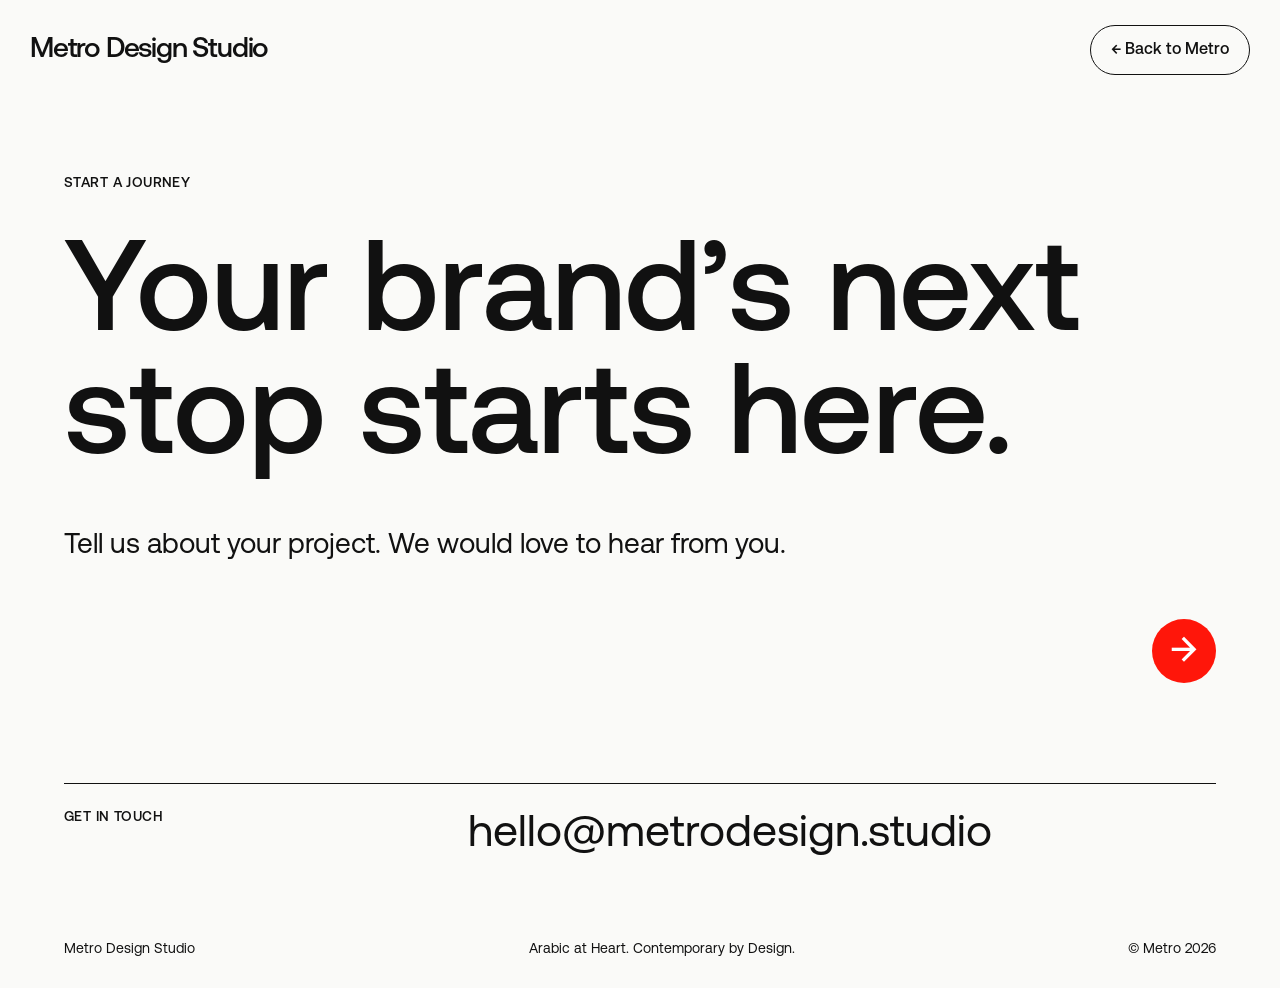
<file: contact.html>
<!doctype html>
<html lang="en"><head><meta charset="utf-8"><meta name="viewport" content="width=device-width,initial-scale=1">
<title>Start a Journey | Contact Metro Design Studio</title><meta name="description" content="Contact Metro Design Studio for branding, brand strategy, visual identity and creative projects in Saudi Arabia, Egypt and the Gulf."><link rel="canonical" href="https://metrodesign.studio/contact.html">
<meta property="og:title" content="Contact Metro Design Studio"><meta property="og:description" content="Start your next branding journey with Metro Design Studio."><meta property="og:url" content="https://metrodesign.studio/contact.html">
<style>
@font-face{font-family:Aeonik;src:url('Aeonik Pro Regular.ttf')}@font-face{font-family:Aeonik;src:url('Aeonik Pro Medium.ttf');font-weight:500}@font-face{font-family:Aeonik;src:url('Aeonik Pro Bold.ttf');font-weight:700}
*{box-sizing:border-box}body{margin:0;background:#fafaf8;color:#111;font-family:Aeonik,Arial,sans-serif}a{color:inherit}nav{padding:25px 30px;display:flex;justify-content:space-between;align-items:center;gap:20px}nav a{text-decoration:none}nav .wordmark{font-weight:500;font-size:28px;letter-spacing:-1.2px}nav .back{border:1px solid #111;border-radius:50px;padding:12px 20px;font-size:16px;white-space:nowrap}
main{min-height:calc(100vh - 120px);padding:75px 5vw 50px}.eyebrow{font-size:14px;font-weight:500;text-transform:uppercase;letter-spacing:.03em}h1{font-size:clamp(64px,10vw,160px);font-weight:500;line-height:.96;letter-spacing:normal;margin:45px 0 45px;max-width:1200px;white-space:pre-line}p{font-size:clamp(20px,2.2vw,34px);line-height:1.3;max-width:750px}section{border-top:1px solid #111;margin-top:100px;padding-top:25px;display:grid;grid-template-columns:1fr 2fr;gap:30px}.links{display:flex;flex-direction:column;gap:20px}.links a{font-size:clamp(25px,3.5vw,55px);text-decoration:none;overflow-wrap:anywhere}.links a:hover{text-decoration:underline}footer{padding:30px 5vw;display:flex;justify-content:space-between;gap:20px;flex-wrap:wrap;font-size:14px}.arrow{width:64px;height:64px;background:#ff160a;color:white;border-radius:50%;display:grid;place-items:center;margin:55px 0 0 auto;font-size:45px}
@media(max-width:700px){nav{padding:20px}nav .wordmark{font-size:21px}nav .back{font-size:13px;padding:10px 13px}main{padding-top:55px}h1{font-size:clamp(50px,12vw,90px)}section{grid-template-columns:1fr;margin-top:65px}.links a{font-size:26px}}

/* Shared Back to Metro button dimensions across pages */
nav a.back{display:inline-flex;align-items:center;justify-content:center;box-sizing:border-box;min-height:50px;padding:12px 20px;font-family:Aeonik,Arial,sans-serif;font-size:16px;font-weight:500;line-height:24px;letter-spacing:normal;white-space:nowrap;border:1px solid #111;border-radius:999px;color:#111;text-decoration:none;flex-shrink:0}
</style></head><body><nav><a class="wordmark" href="./">Metro Design Studio</a><a class="back" href="./">← Back to Metro</a></nav>
<main><div class="eyebrow">Start a Journey</div><h1 id="contact-heading">Your brand’s next stop starts here.</h1><p id="contact-description">Tell us about your project. We would love to hear from you.</p><div class="arrow" aria-hidden="true">→</div>
<section><div class="eyebrow">Get in touch</div><div class="links" id="contact-links"><a href="mailto:hello@metrodesign.studio">hello@metrodesign.studio</a></div></section></main>
<footer><span>Metro Design Studio</span><span>Arabic at Heart. Contemporary by Design.</span><span>© Metro 2026</span></footer>
<script>
(async function(){
 const base='https://tguzedylmdjhnyisvlpp.supabase.co/rest/v1/';
 const key='sb_publishable_eEYCG49VVJlESrEpCBIOfg_mGXxCawb';
 async function get(path){const r=await fetch(base+path,{headers:{apikey:key}});if(!r.ok)throw Error('CMS '+r.status);return r.json()}
 try{
  const [pages,links]=await Promise.all([get('pages?slug=eq.contact&select=title,intro,sections'),get('contact_links?visible=eq.true&select=label,value,url&order=created_at.asc')]);
  const page=pages[0];
  if(page){
   if(page.intro?.trim())document.getElementById('contact-description').textContent=page.intro;
   for(const block of (Array.isArray(page.sections)?page.sections:[])){
    const target=block.type==='contact-heading'?'contact-heading':block.type==='contact-description'?'contact-description':null;
    if(target&&typeof block.content==='string'&&block.content.trim())document.getElementById(target).textContent=block.content;
   }
  }
  if(Array.isArray(links)&&links.length){
   const box=document.getElementById('contact-links');box.replaceChildren();
   for(const link of links){
    const value=String(link.value||link.label||'').trim();
    let url=String(link.url||'').trim();
    if(!url&&value.includes('@'))url='mailto:'+value;
    if(!/^(https?:\/\/|mailto:|tel:)/i.test(url))continue;
    const a=document.createElement('a');a.href=url;a.textContent=value||url;
    if(/^https?:\/\//i.test(url)){a.target='_blank';a.rel='noopener noreferrer'}
    box.append(a);
   }
   if(!box.children.length){const a=document.createElement('a');a.href='mailto:hello@metrodesign.studio';a.textContent='hello@metrodesign.studio';box.append(a)}
  }
 }catch(e){console.warn('Contact CMS unavailable; using default details.',e)}
})();
</script></body></html>
</file>
<file: src/styles/main.css>
*{box-sizing:border-box}html,body{margin:0;width:100%;height:100%;overflow:hidden;background:#fafaf8;color:#111;font-family:'Aeonik Pro',Arial,Helvetica,sans-serif}header{position:absolute;top:0;left:0;right:0;z-index:5;display:flex;justify-content:space-between;padding:25px 30px;align-items:center;pointer-events:none}header strong{font-size:28px;font-weight:500;letter-spacing:-1.2px}header nav{display:flex;gap:34px}a{color:inherit;text-underline-offset:4px;pointer-events:auto;font-size:19.6px;font-weight:500}canvas{width:100%;height:100%;display:block;touch-action:none}footer{position:absolute;bottom:20px;left:30px;font-size:14px;font-weight:500;pointer-events:none;z-index:3}.hint{position:absolute;right:26px;bottom:20px;font-size:12px;color:#777;z-index:3}.preview{position:absolute;z-index:8;width:min(520px,45vw);pointer-events:none;opacity:0;transform:translate(24px,-50%) scale(.94);transition:opacity .22s ease,transform .32s cubic-bezier(.2,.8,.2,1);background:#111;color:white;padding:8px;box-shadow:0 18px 50px #0003}.preview.visible{opacity:1;transform:translate(24px,-50%) scale(1)}.preview.leftside{transform:translate(calc(-100% - 20px),-50%) scale(.94)}.preview.leftside.visible{transform:translate(calc(-100% - 20px),-50%) scale(1)}.preview-art{height:330px;display:grid;place-items:center;overflow:hidden;font-size:52px;font-weight:700;letter-spacing:-3px}.preview-art.switching{animation:metro-preview-switch .28s ease both}@keyframes metro-preview-switch{from{opacity:.5;filter:blur(3px);transform:scale(1.035)}to{opacity:1;filter:blur(0);transform:scale(1)}}.preview-label{padding:12px 8px 7px;font-size:16px;display:flex;justify-content:space-between}.overlay{position:absolute;inset:0;z-index:20;background:#fafaf8;display:none;overflow:auto;padding:28px 5vw}.overlay.show{display:block}.overlay button{background:none;border:1px solid #111;border-radius:99px;padding:10px 20px;cursor:pointer;float:right;font-size:16px}.overlay h1{font-size:clamp(64px,13vw,180px);letter-spacing:-.09em;line-height:.95;margin:18vh 0 20px}.overlay p{font-size:18px;max-width:480px;line-height:1.5}.overlay .hero{height:36vh;margin-top:40px;display:grid;place-items:center;font-size:clamp(50px,12vw,140px);font-weight:bold}.controls{position:absolute;bottom:50px;right:26px;display:flex;gap:8px;z-index:4}.controls button{background:#fff;border:1px solid #111;border-radius:30px;padding:8px 13px;cursor:pointer;font-size:12px}@media(max-width:650px){.preview{width:min(310px,72vw)}.preview-art{height:190px}header{padding:20px 16px}header strong{font-size:15.4px}header nav{gap:14px}header nav a{font-size:11.2px}footer{left:16px;font-size:8.4px}.hint{right:16px;font-size:10px}.controls{bottom:45px;right:12px}}
@font-face{font-family:'Aeonik Pro';src:url('../../Aeonik Pro Medium.ttf') format('truetype');font-weight:500;font-style:normal;font-display:swap}
@font-face{font-family:'Aeonik Pro';src:url('../../Aeonik Pro Bold.ttf') format('truetype');font-weight:700;font-style:normal;font-display:swap}
@font-face{font-family:'Aeonik Pro';src:url('../../Aeonik Pro Regular.ttf') format('truetype');font-weight:400;font-style:normal;font-display:swap}

.contact-overlay{background:#fafaf8}.contact-content{padding-top:9vh;max-width:1150px}.contact-kicker{font-size:14px!important;letter-spacing:.08em;font-weight:500}.contact-overlay h1{font-size:clamp(52px,9vw,145px);line-height:.94;letter-spacing:-.075em;margin:5vh 0 30px}.contact-intro{font-size:clamp(19px,2.5vw,32px)!important;max-width:none!important}.contact-links{margin-top:8vh;display:flex;flex-wrap:wrap;gap:16px 36px;align-items:center}.contact-links a,.contact-links span{font-size:clamp(16px,2vw,23px);font-weight:500}.contact-links span{color:#777}@media(max-width:650px){.contact-content{padding-top:13vh}.contact-overlay h1{font-size:clamp(44px,11vw,70px)}.contact-links{flex-direction:column;align-items:flex-start;gap:18px}}

/* Refined project and page headings: natural tracking, 50% smaller display type. */
.overlay h1{font-size:clamp(36px,6.5vw,90px);letter-spacing:0;line-height:1.08;overflow-wrap:break-word;margin:12vh 0 24px}
.contact-overlay h1{font-size:clamp(34px,5vw,72px);letter-spacing:0;line-height:1.1;margin:5vh 0 28px}
@media(max-width:650px){.overlay h1{font-size:clamp(32px,7vw,54px);margin-top:12vh}.contact-overlay h1{font-size:clamp(32px,7vw,48px)}}

/* All Work — cover-led portfolio grid */
.overlay .hero.work-grid{height:auto;min-height:0;margin-top:56px;display:grid;grid-template-columns:repeat(2,minmax(0,1fr));gap:36px 48px;align-items:start;place-items:stretch;background:transparent;font-size:initial;font-weight:400}
.overlay .hero.work-grid .work-card{display:flex;flex-direction:column;align-items:stretch;float:none;width:100%;min-width:0;border:0;border-radius:0;background:transparent;padding:0;text-align:left;color:#111;cursor:pointer}
.work-card-cover{width:100%;aspect-ratio:1.45;background:#ecece8;overflow:hidden;display:grid;place-items:center}
.work-card-cover img,.work-card-cover video{width:100%;height:100%;display:block;object-fit:cover;transition:transform .35s ease}
.work-card:hover .work-card-cover img,.work-card:hover .work-card-cover video{transform:scale(1.025)}
.work-card-cover span{font-size:clamp(20px,3vw,46px);font-weight:600;letter-spacing:0}
.work-card-name{display:block;padding-top:14px;font-size:clamp(18px,1.8vw,27px);font-weight:500;letter-spacing:0;line-height:1.3}
@media(max-width:650px){.overlay .hero.work-grid{grid-template-columns:1fr;gap:28px;margin-top:36px}.work-card-name{padding-top:10px}}

/* Tighter top spacing for project case-study headings. */
.overlay:not(.contact-overlay) h1{margin-top:6vh}
@media(max-width:650px){.overlay:not(.contact-overlay) h1{margin-top:6vh}}

/* Consistent rounded media across the homepage and portfolio. */
:root{--metro-media-radius:18px}
.preview{border-radius:var(--metro-media-radius);overflow:hidden}
.preview-art{border-radius:12px;overflow:hidden}
.work-card-cover{border-radius:var(--metro-media-radius)}
.overlay .hero:not(.work-grid){border-radius:var(--metro-media-radius);overflow:hidden}
#metroContentBlocks img,#metroContentBlocks video{border-radius:var(--metro-media-radius);overflow:hidden}
@media(max-width:650px){:root{--metro-media-radius:14px}.preview-art{border-radius:10px}}

/* Keep Back to Metro controls neutral on iOS Safari and iPadOS. */
#close,#contactClose{appearance:none;-webkit-appearance:none;background:#fafaf8;color:#111;-webkit-text-fill-color:#111;border:1px solid #111;border-radius:999px;font-family:inherit;font-weight:500;-webkit-tap-highlight-color:transparent}
#close:visited,#contactClose:visited{color:#111}
#close:focus-visible,#contactClose:focus-visible{outline:2px solid #111;outline-offset:3px}

/* Apply radius to every project media item, including gallery images. */
#metroContentBlocks img,#metroContentBlocks video,#detailHero img,#detailHero video{border-radius:var(--metro-media-radius);display:block}
#metroContentBlocks>div{min-width:0}
.work-card-cover{overflow:hidden}

/* Case-study hero: preserve the entire cover image at its natural aspect ratio. */
.overlay #detailHero:not(.work-grid){height:auto;min-height:0;display:block;overflow:hidden}
.overlay #detailHero:not(.work-grid)>img,.overlay #detailHero:not(.work-grid)>video{width:100%;height:auto;max-height:none;object-fit:contain}

/* Related portfolio work at the end of each case study */
.more-projects{margin:clamp(64px,9vw,130px) 0 48px}
.more-projects h2{font-size:clamp(28px,3.4vw,48px);font-weight:600;letter-spacing:0;line-height:1.1;margin:0 0 28px}
.more-projects-grid{display:grid;grid-template-columns:repeat(2,minmax(0,1fr));gap:36px 48px}
.more-projects .work-card{display:flex;flex-direction:column;align-items:stretch;min-width:0;width:100%;border:0;padding:0;background:transparent;text-align:left;color:#111;cursor:pointer;font:inherit}
.more-projects .work-card:focus-visible{outline:2px solid #111;outline-offset:5px;border-radius:var(--metro-media-radius)}
@media(max-width:650px){.more-projects-grid{grid-template-columns:1fr;gap:28px}.more-projects{margin-top:64px}.more-projects h2{margin-bottom:22px}}

/* Case studies: compact mobile typography, softer corners and full-width media. */
@media(max-width:800px){
 .overlay:not(.contact-overlay) h1{font-size:clamp(30px,6.5vw,46px);line-height:1.12;margin-bottom:18px}
 .overlay:not(.contact-overlay) #detailDescription{font-size:16px;line-height:1.5;max-width:100%}
 .overlay:not(.contact-overlay) #detailHero{margin-top:30px}
 .overlay:not(.contact-overlay){--metro-media-radius:8px}
 .overlay:not(.contact-overlay) #metroContentBlocks{grid-template-columns:minmax(0,1fr)!important;gap:14px!important}
 .overlay:not(.contact-overlay) #metroContentBlocks>div{grid-column:1 / -1!important;width:100%;min-width:0}
 .overlay:not(.contact-overlay) #metroContentBlocks img,
 .overlay:not(.contact-overlay) #metroContentBlocks video{max-width:100%;height:auto}
 .overlay:not(.contact-overlay) .work-card-cover{border-radius:8px}
}


/* Suggested case studies: show complete cover without cropping. */
.more-projects .work-card-cover{aspect-ratio:auto;display:block;overflow:hidden;background:#ecece8}
.more-projects .work-card-cover img,.more-projects .work-card-cover video{width:100%;height:auto;max-height:none;object-fit:contain;display:block}

/* Match Contact headline to About Metro's 'A creative station for brands' typography. */
.contact-overlay .contact-content h1{font-size:clamp(68px,8.5vw,150px);font-weight:500;line-height:.98;letter-spacing:normal;margin:5vh 0 30px}
@media(max-width:650px){.contact-overlay .contact-content h1{font-size:clamp(48px,11vw,82px);line-height:1.02}}

/* Shared Back to Metro button dimensions across pages */
#close,#contactClose{display:inline-flex;align-items:center;justify-content:center;box-sizing:border-box;min-height:50px;padding:12px 20px;font-family:'Aeonik Pro',Aeonik,Arial,sans-serif;font-size:16px;font-weight:500;line-height:24px;letter-spacing:normal;white-space:nowrap;border:1px solid #111;border-radius:999px;color:#111;cursor:pointer}
</file>
